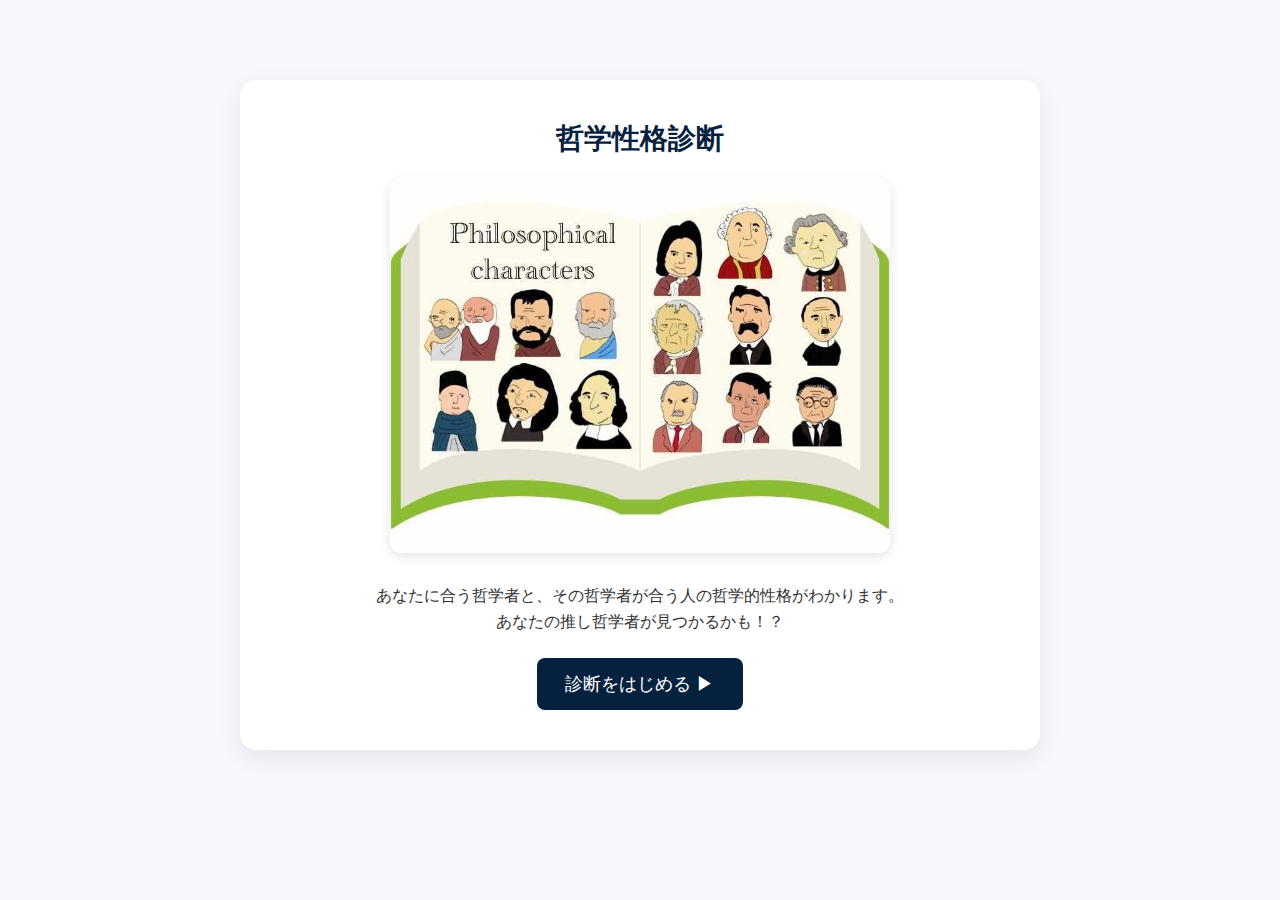
<file: index.html>
<!DOCTYPE html>
<html lang="ja">
<head>
  <meta charset="UTF-8" />
  <meta name="viewport" content="width=device-width, initial-scale=1.0" />
  <title>哲学性格診断 | トップページ</title>
  <link rel="stylesheet" href="style.css" />
  <style>
    body {
      font-family: "Noto Sans JP", sans-serif;
      background: #f7f8fb;
      color: #06213D;
      text-align: center;
      margin: 0;
      padding: 0;
    }
    #topContainer {
      max-width: 720px;
      margin: 80px auto;
      padding: 40px;
      background: #fff;
      border-radius: 16px;
      box-shadow: 0 8px 24px rgba(0, 0, 0, 0.08);
    }
    h1 {
      font-size: 28px;
      margin-bottom: 12px;
      color: #06213D;
    }
    .hero-image {
      width: 80%;
      max-width: 500px;
      margin: 20px auto 30px;
      display: block;
      border-radius: 12px;
      box-shadow: 0 4px 12px rgba(0, 0, 0, 0.1);
    }
    p {
      font-size: 16px;
      margin-bottom: 24px;
      color: #333;
      line-height: 1.6;
    }
    button {
      background: #06213D;
      color: #fff;
      font-size: 18px;
      padding: 14px 28px;
      border: none;
      border-radius: 8px;
      cursor: pointer;
      transition: background 0.2s ease;
    }
    button:hover {
      background: #0a2f5a;
    }
  </style>
</head>
<body>
  <div id="topContainer">
    <h1>哲学性格診断</h1>
    <!-- 🔽 ここに画像を追加 -->
    <img src="images/all.jpg" alt="哲学性格診断のイメージ" class="hero-image">
    <p>あなたに合う哲学者と、その哲学者が合う人の哲学的性格がわかります。<br>あなたの推し哲学者が見つかるかも！？</p>
    <button onclick="location.href='quiz.html'">診断をはじめる ▶</button>
  </div>
</body>
</html>
</file>
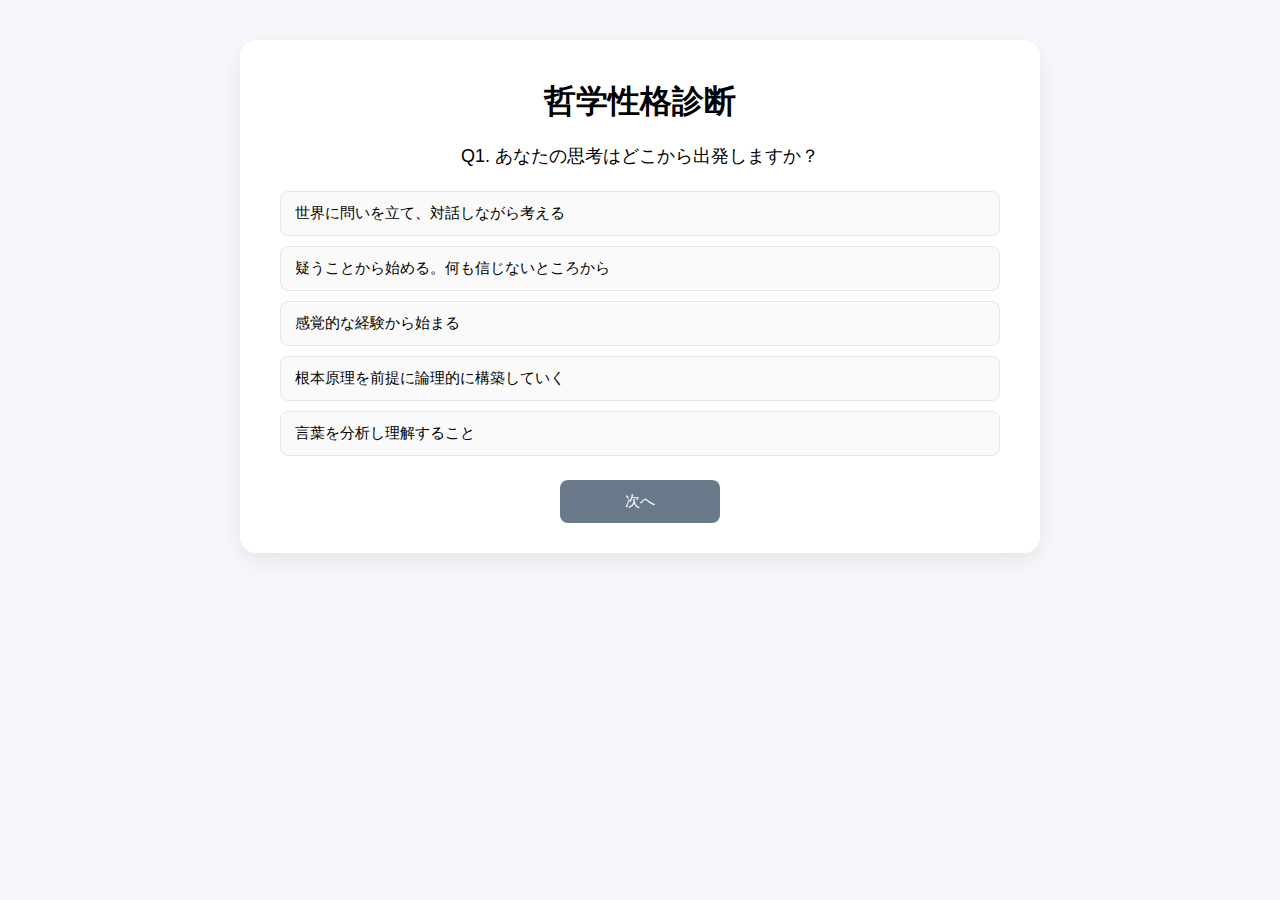
<file: quiz.html>
<!DOCTYPE html>
<html lang="ja">
<head>
  <meta charset="UTF-8" />
  <meta name="viewport" content="width=device-width, initial-scale=1.0" />
  <title>哲学性格診断</title>
  <link rel="stylesheet" href="style.css" /> <!-- 外部CSSを読み込み -->
</head>
<body>
  <!-- ====== 診断全体を囲むコンテナ ====== -->
  <div id="quizContainer">

    <!-- ページのタイトル -->
    <h1>哲学性格診断</h1>

    <!-- ====== 質問部分（Q1だけ固定で表示） ====== -->
    <div id="questionSection">

      <!-- Q1の本文 -->
      <p id="questionText">Q1. あなたの思考はどこから出発しますか？</p>

      <!-- Q1の選択肢ボタンたち -->
      <div id="choicesContainer">
        <!-- data-choice は選択肢番号（JavaScriptで判別用） -->
        <button data-choice="0" class="choice">
          世界に問いを立て、対話しながら考える
        </button>
        <button data-choice="1" class="choice">
          疑うことから始める。何も信じないところから
        </button>
        <button data-choice="2" class="choice">
          感覚的な経験から始まる
        </button>
        <button data-choice="3" class="choice">
          根本原理を前提に論理的に構築していく
        </button>
        <button data-choice="4" class="choice">
          言葉を分析し理解すること
        </button>
      </div>
    </div>

    <!-- ====== 次へボタンエリア ====== -->
    <div class="controls">
      <!-- 最初は disabled（無効）にしておき、選択後に有効化 -->
      <button id="nextBtn" disabled>次へ</button>
    </div>
  </div>

  <!-- 外部JavaScriptを読み込み（診断の動作を制御） -->
  <script src="script.js"></script>
</body>
</html>
</file>
<file: style.css>
/* =========================================
   共通デザイン：哲学性格診断（index.html / result.html 両対応）
   ========================================= */

/* ====== ページ全体の基本設定 ====== */
body {
  font-family: "Noto Sans JP", sans-serif;
  background: #f7f8fb;
  color: #000;
  margin: 0;
}

/* ====== メインコンテンツを囲む白いカード ====== */
#quizContainer {
  max-width: 720px;
  margin: 60px auto;
  padding: 40px;
  background: #fff;
  border-radius: 16px;
  box-shadow: 0 8px 24px rgba(0, 0, 0, 0.08);
  text-align: center; /* ← ここが中央寄せの原因（あとで打ち消す） */
}

/* ====== 大見出し ====== */
h1 {
  color: #000;
  font-weight: 700;
  margin: 0 0 10px;
}

/* ====== 共通テキスト ====== */
p {
  line-height: 1.6;
  font-size: 16px;
  color: #000;
}

/* ====== 質問文 ====== */
#questionText {
  font-size: 18px;
  line-height: 1.6;
  margin-bottom: 20px;
  color: #000;
}

/* ====== 選択肢ボタン ====== */
.choice {
  display: block;
  width: 100%;
  text-align: left;
  padding: 12px 14px;
  margin: 10px 0;
  border: 1px solid #e5e7eb;
  background: #fafafa;
  border-radius: 8px;
  cursor: pointer;
  color: #000;
  transition: background 0.12s ease, border-color 0.12s ease, transform 0.02s ease;
}

.choice:hover {
  background: #f0f4f8;
}

.choice.selected {
  background: #e6f0ff;
  border-color: #8fb4ff;
}

/* ====== ボタン操作エリア ====== */
.controls {
  margin-top: 22px;
  display: flex;
  gap: 12px;
  justify-content: flex-end;
}

button {
  background: #06213D;
  color: #fff;
  border: none;
  border-radius: 8px;
  padding: 10px 18px;
  font-size: 15px;
  cursor: pointer;
  transition: background 0.2s ease;
}

button:hover {
  background: #0a2f5a;
}

#nextBtn:disabled {
  opacity: 0.6;
  cursor: not-allowed;
}

/* =========================================
   結果ページ専用スタイル
   ========================================= */

.result-title {
  font-size: 19px;
  color: #333;
  margin-bottom: 6px;
}

.name {
  font-size: 28px;
  font-weight: 800;
  color: #000;
  margin: 10px 0 22px;
  letter-spacing: 0.02em;
}

.img {
  width: 100%;
  max-width: 420px;
  border-radius: 12px;
  margin: 10px auto 24px;
  display: block;
  box-shadow: 0 4px 12px rgba(0, 0, 0, .12);
  object-fit: cover;
}

/* ====== 名言（シンプル） ====== */
blockquote.quote {
  font-family: "Noto Serif JP", serif;
  font-size: 20px;
  font-style: italic;
  color: #3a2b55;
  text-align: center;
  line-height: 1.8;
  letter-spacing: 0.04em;
  margin: 28px auto;
  max-width: 640px;
  position: relative;
  padding: 16px 24px;
}

blockquote.quote::before,
blockquote.quote::after {
  content: "";
  display: block;
  width: 60px;
  height: 1px;
  background: #b69dd6;
  margin: 12px auto;
  opacity: 0.6;
}

/* ====== 長文テキスト（人物紹介・タイプ） ====== */
#result p {
  text-align: left;
  max-width: 600px;
  margin: 0 auto 1.2em;
  line-height: 1.8;
}

/* ====== セクション見出し ====== */
#result h3 {
  font-size: 20px;
  font-weight: 700;
  text-align: left;
  margin: 32px auto 12px;
  max-width: 600px;
  padding-left: 10px;
  border-left: 4px solid transparent;
}

#result h3:nth-of-type(1) {
  color: #5e3a87;
  border-left-color: #b69dd6;
}

#result h3:nth-of-type(2) {
  color: #2d6d4b;
  border-left-color: #8cd4a3;
}

#result h3:nth-of-type(3) {
  border-left-color: #8fb4ff;
  color: #244a99;
}

/* ====== タイプ見出し ====== */
.type-title {
  font-size: 20px;
  font-weight: 700;
  color: #06213D;
  margin: 6px 0 12px;
  letter-spacing: 0.03em;
}

/* ====== 本リスト（おすすめの本） ====== */
#result ul {
  list-style-type: none;   /* ← デフォルトの黒丸を削除 */
  text-align: left !important;
  margin: 0 auto 1.5em;
  padding-left: 1.2em;
  max-width: 600px;
}

#result li {
  line-height: 1.6;
  margin-bottom: 0.6em;
}

/* ====== 本リスト（おすすめの本） ====== */
#result ul {
  list-style-type: none;     /* 黒点を削除 */
  text-align: left !important;
  margin: 0 auto 1.5em;
  padding-left: 0;           /* 左余白リセット */
  max-width: 600px;
}


/* ====== 一致度ランキング（アイコンなしにする） ====== */
.ranking ul li::before {
  content: none  !important; /* ← 📖 を無効化 */
}


/* ====== 一致度（％）の位置を少し左に寄せる ====== */
#result .ranking .percent {
  flex-basis: 70px;      /* ← 幅を少し狭くして左寄せ気味に */
  text-align: left;      /* ← 中央から左に */
  font-weight: 700;
  color: #244a99;
 /*  margin-right: 10px;*/
}



small.note {
  display: block;
  color: #888;
  margin-top: 4px;
  font-size: 14px;
  line-height: 1.6;
}

/* ====== 一致度ランキング ====== */
.ranking {
  text-align: left !important;
  max-width: 600px;
  margin: 32px auto 0;
  padding-left: 0;
}

.ranking h3 {
  text-align: left !important;
  font-size: 18px;
  margin-bottom: 12px;
  font-weight: 700;
  color: #333;
}

.ranking ul {
  list-style: none;
  padding-left: 0;
  margin: 0 auto;
  max-width: 600px;
}

.ranking li {
  display: flex;
  justify-content: space-between;
  align-items: center;
  background: #f8f9fc;
  border-radius: 8px;
  padding: 8px 14px;
  margin-bottom: 8px;
  font-size: 15px;
  color: #333;
  box-shadow: 0 1px 4px rgba(0, 0, 0, 0.05);
  width: 100%;
  box-sizing: border-box;
}

.ranking .rank {
  font-weight: 700;
  color: #06213D;
}

.ranking .philosopher {
  flex: 1;
  text-align: left;
  margin-left: 10px;
}

.ranking .percent {
  font-weight: 700;
  color: #244a99;
}

/* ====== 一致度ランキング（オレンジ系見出し） ====== */
#result .ranking h3 {
  color: #c47c1a !important;         /* ← ★ !important で確実に反映 */
  border-left-color: #f4b23f !important; /* ← 明るいオレンジライン */
  text-align: left;
  font-size: 20px;
  margin-bottom: 12px;
  font-weight: 700;
  padding-left: 10px;
}


#result ul,
.ranking ul {
  
  padding-left: 0;
  margin-left: 0;
}

/* =========================================
   アコーディオン（すべての哲学者）一体型カード風デザイン
   ========================================= */

   .accordion {
    margin-top: 28px;
    text-align: center;
  }
  
  /* カード全体 */
  .accordion-inner {
    display: inline-block;
    text-align: left;
    width: 100%;
    max-width: 640px;
    background: #f9fafc;
    border: 1px solid #dfe3e8;
    border-radius: 10px;
    box-shadow: 0 4px 8px rgba(0,0,0,0.05);
    overflow: hidden;
    transition: all 0.3s ease;
  }
  
  /* ボタン */
  .accordion-btn {
    display: block;
    width: 100%;
    background: #f1f3f8;
    border: none;
    border-bottom: 1px solid #dfe3e8;
    color: #06213D;
    font-weight: 600;
    font-size: 15px;
    text-align: left;
    padding: 14px 20px;
    cursor: pointer;
    transition: background 0.2s ease;
  }
  
  .accordion-btn:hover {
    background: #e6ebf3;
  }
  
  /* 開閉コンテンツ（リスト部） */
  .accordion-content {
    display: none;
    padding: 14px 20px 10px;
    background: #fff;
  }
  
  .accordion-content.active {
    display: block;
    animation: fadeIn 0.3s ease;
  }
  
  /* リスト（哲学者名） */
  .philosopher-list {
    list-style: none;
    margin: 0;
    padding: 0;
  }
  
  .philosopher-list li {
    padding: 8px 0;
    border-bottom: 1px solid #eceff2;
    color: #06213D;
    font-size: 15px;
    transition: background 0.2s ease;
  }
  
  .philosopher-list li:last-child {
    border-bottom: none;
  }
  
  .philosopher-list li:hover {
    background: #f6f8fc;
    padding-left: 4px;
    cursor: pointer;
  }
  
  /* 開閉アニメーション */
  @keyframes fadeIn {
    from { opacity: 0; transform: translateY(-4px); }
    to { opacity: 1; transform: translateY(0); }
  }

  #result ul li::before {
    content: none;
  }
  
  
 /* ====== 診断結果のボタン配置を横並びで中央揃えに ====== */
 #quizContainer .controls {
  display: flex !important;
  justify-content: center !important;
  align-items: center;
  gap: 16px;
  flex-wrap: nowrap;
  margin-top: 24px !important;
  width: 100%;
}

#quizContainer .controls button {
  flex: 0 0 auto;                 /* ボタンの幅を固定 */
  min-width: 180px;               /* 見やすい幅を確保 */
}


/* ====== ボタンが画面端にくっつかないよう余白を追加 ====== */
#quizContainer > .controls {
  padding: 0 24px;        /* ← 左右に24pxの余白を確保 */
  box-sizing: border-box; /* ← paddingを幅に含める */
}

#quizContainer > .controls button {
  min-width: 160px;       /* ボタンの最小幅（維持） */
  padding: 12px 24px;     /* ボタン内側の余白を少し広めに */
  border-radius: 8px;     /* 見た目を柔らかく */
}


/* ===== 他のリスト（ランキング・アコーディオンなど）では非表示 ===== */
.ranking ul li::before,
.philosopher-list li::before {
  content: none !important;
}

/* ====== クレジット（制作者） ====== */
footer.credit {
  margin-top: 48px;
  text-align: center;
  font-size: 14px;
  color: #555;
  opacity: 0.9;
  letter-spacing: 0.02em;
}

footer.credit strong {
  color: #06213D; /* 深いネイビー */
  font-weight: 700;
}

/* ====== クレジット（制作者表記） ====== */
footer.credit {
  margin-top: 48px;
  margin-bottom: 40px;
  text-align: center;
  font-size: 14px;
  color: #555;
  opacity: 0.9;
  letter-spacing: 0.02em;
}

/* 名前部分（タットル）を少し大きく・目立たせる */
footer.credit strong {
  color: #444;
  font-weight: 700;
  font-size: 14px;   /* ← ★ 少し大きくした */
  line-height: 1;    /* バランス調整 */
}

/* ====== リンク全体をクリック可能にする ====== */
.credit-link {
  text-decoration: none;
  color: inherit;
  display: inline-flex;
  align-items: center;
  margin-left: 4px;
  gap: 6px;
  transition: opacity 0.2s ease;
}

.credit-link:hover {
  opacity: 0.75;
}

/* ====== アイコン部分 ====== */
.credit-icon {
  width: 28px;  /* ← ちょっと大きめに調整してもバランス良い */
  height: 28px;
  border-radius: 50%;
  object-fit: cover;
  box-shadow: 0 2px 6px rgba(0,0,0,0.1);
  vertical-align: middle;
}

#quizContainer {
  margin: 40px auto 30px;
  padding-bottom: 30px;
}

footer.credit {
  margin-top: 20px;
  margin-bottom: 30px;
}

/* ====== おすすめの本リストの位置調整 ====== */
#result .diagnosis-section ul,
#philosopher-detail .diagnosis-section ul,
.diagnosis-section ul {
  max-width: 600px;
  margin: 0 auto 1.5em;
  padding-left: 0;
  list-style: none;
  text-align: left;
}

/* アコーディオンで開いたときも「おすすめの本」の位置を揃える */
#result ul {
  max-width: 600px;        /* 診断結果と同じ幅 */
  margin: 0 auto 1.5em;    /* 中央に配置して余白を合わせる */
  padding-left: 0;         /* 余白をリセット */
  list-style: none;        /* 黒点削除 */
  text-align: left;        /* 左揃え */
}
</file>
